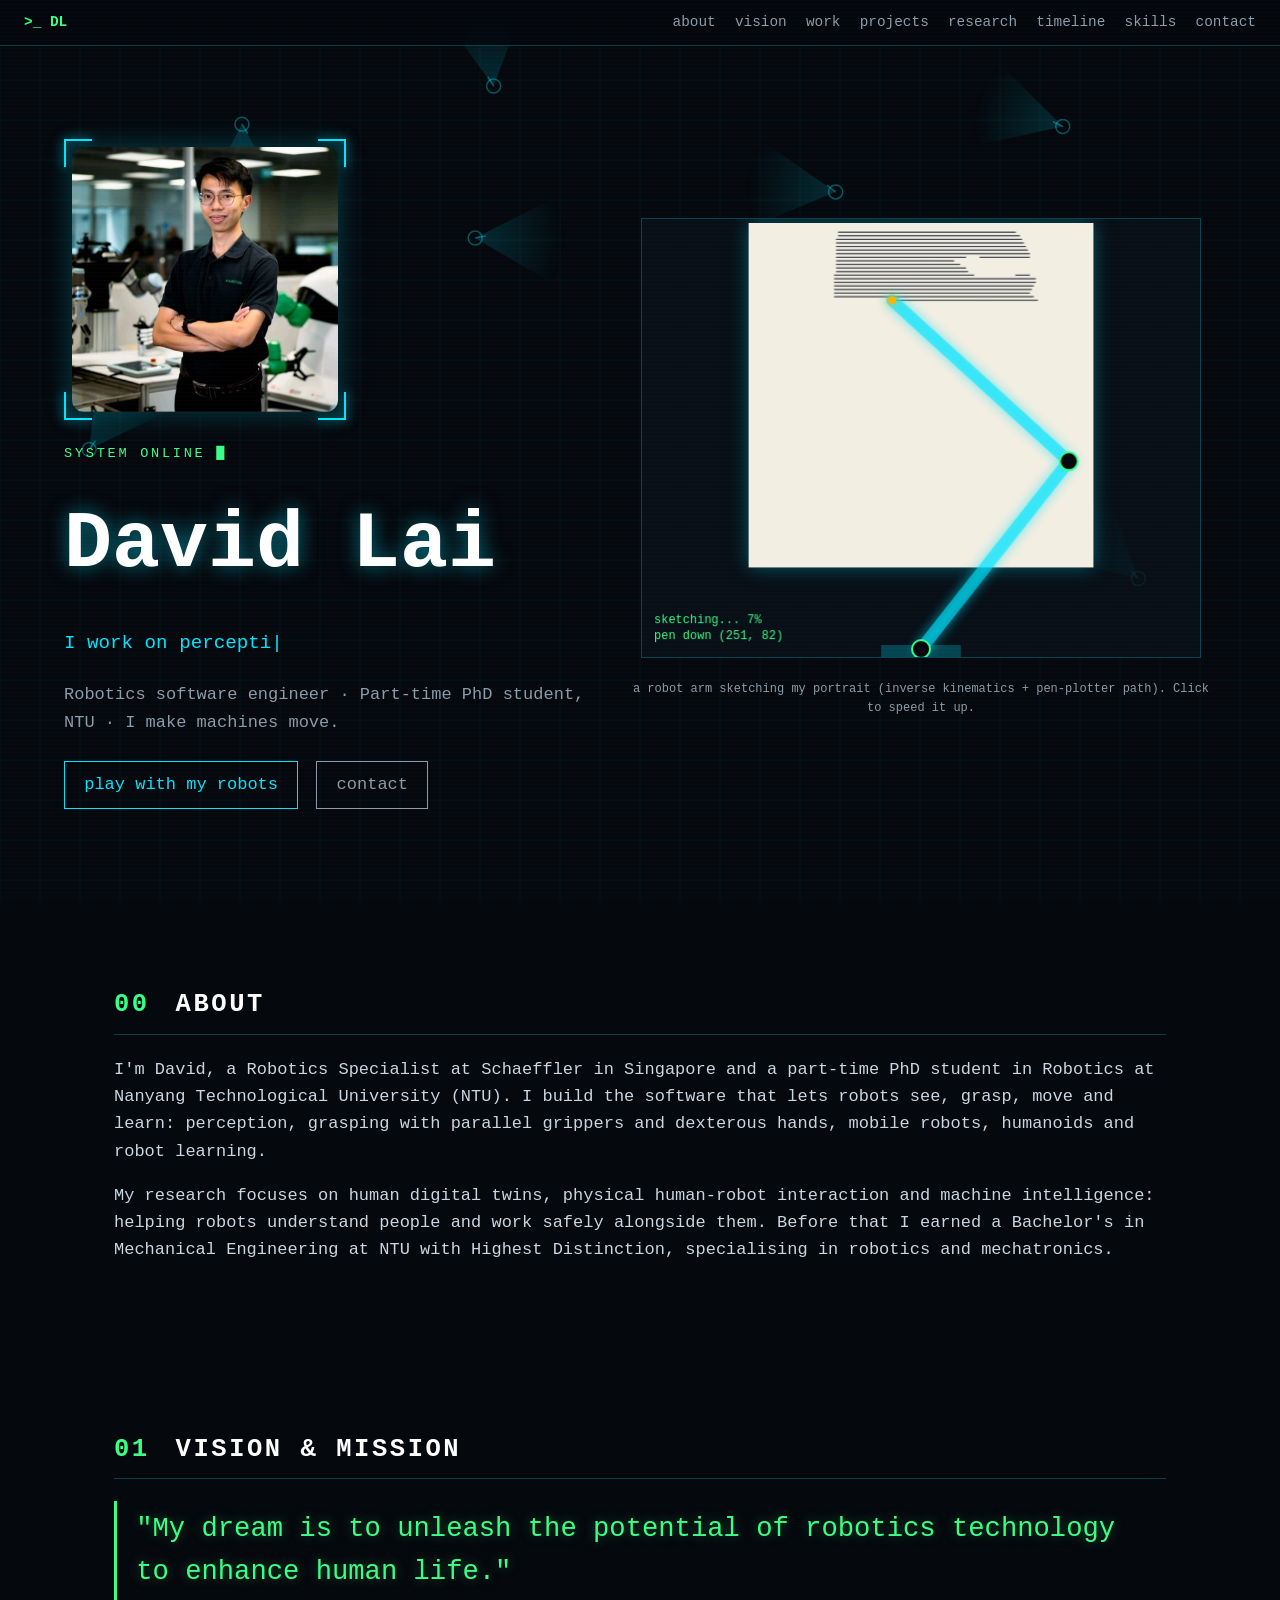
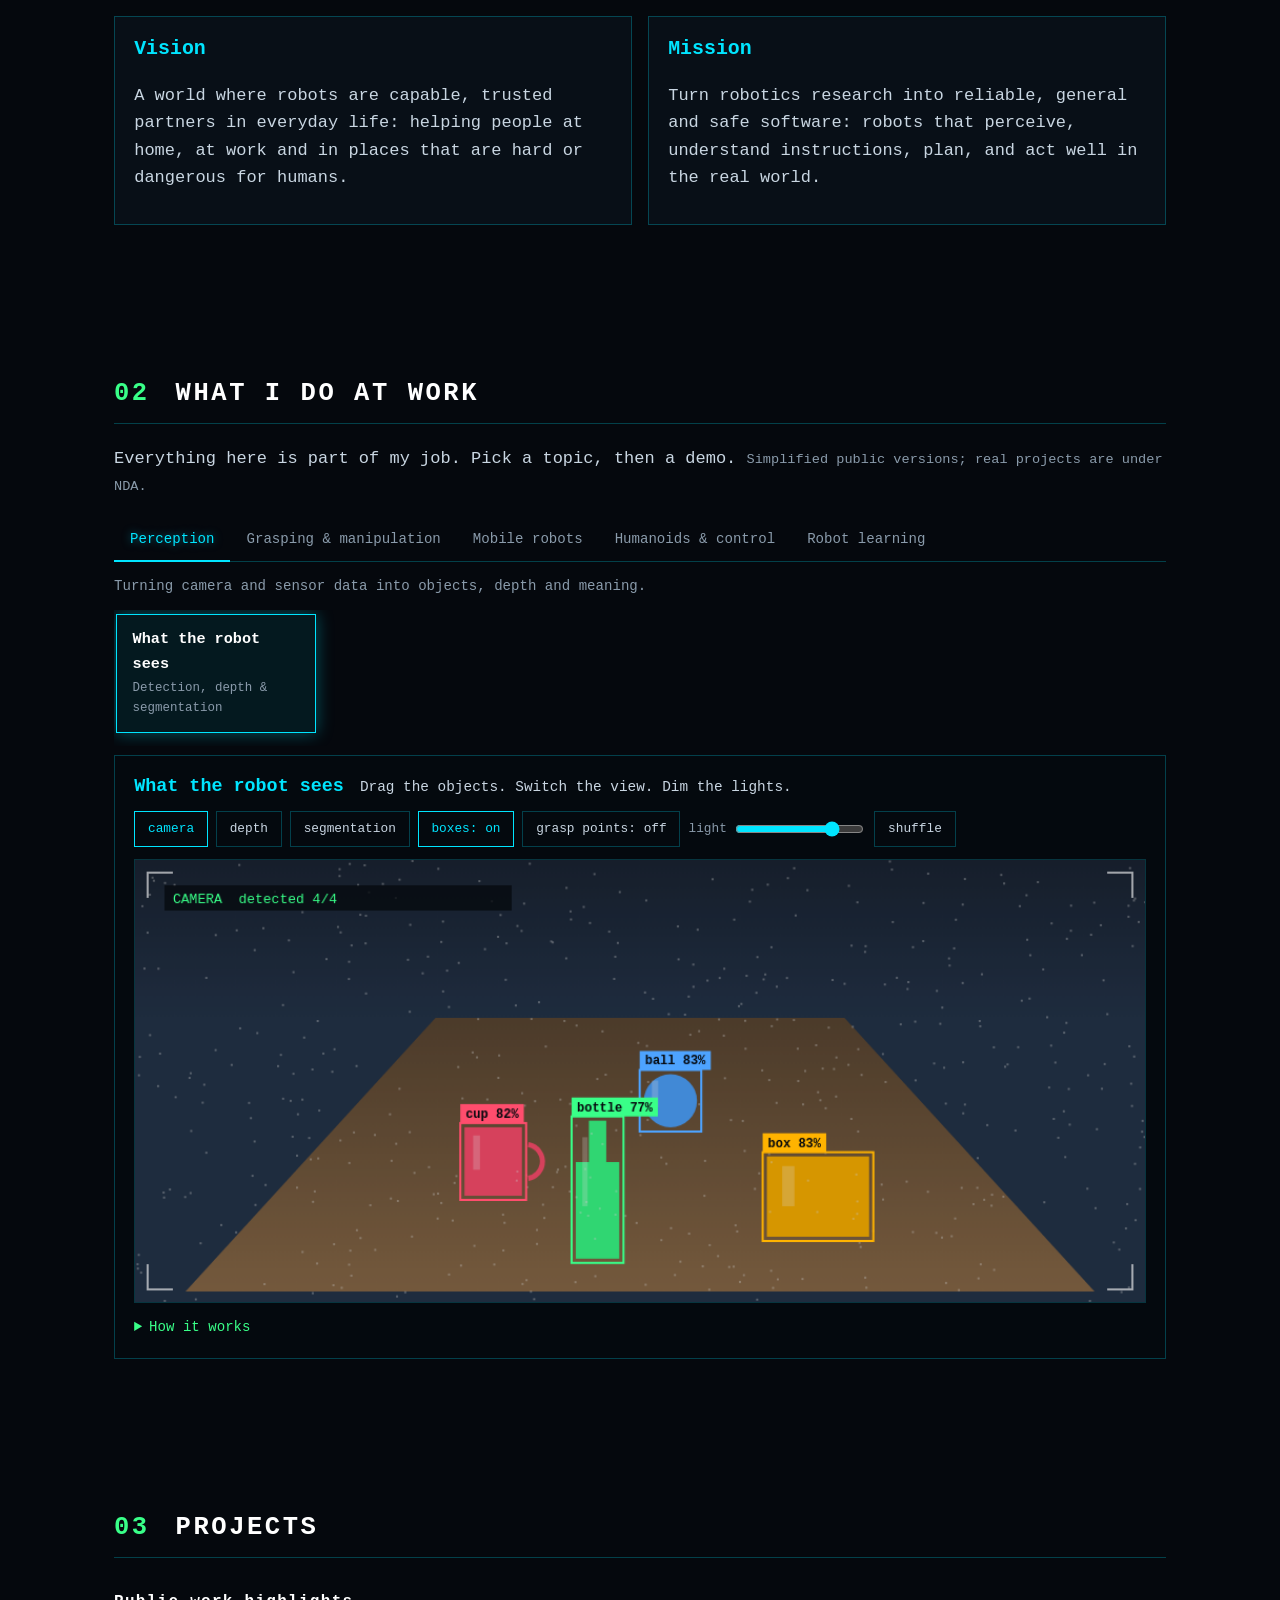
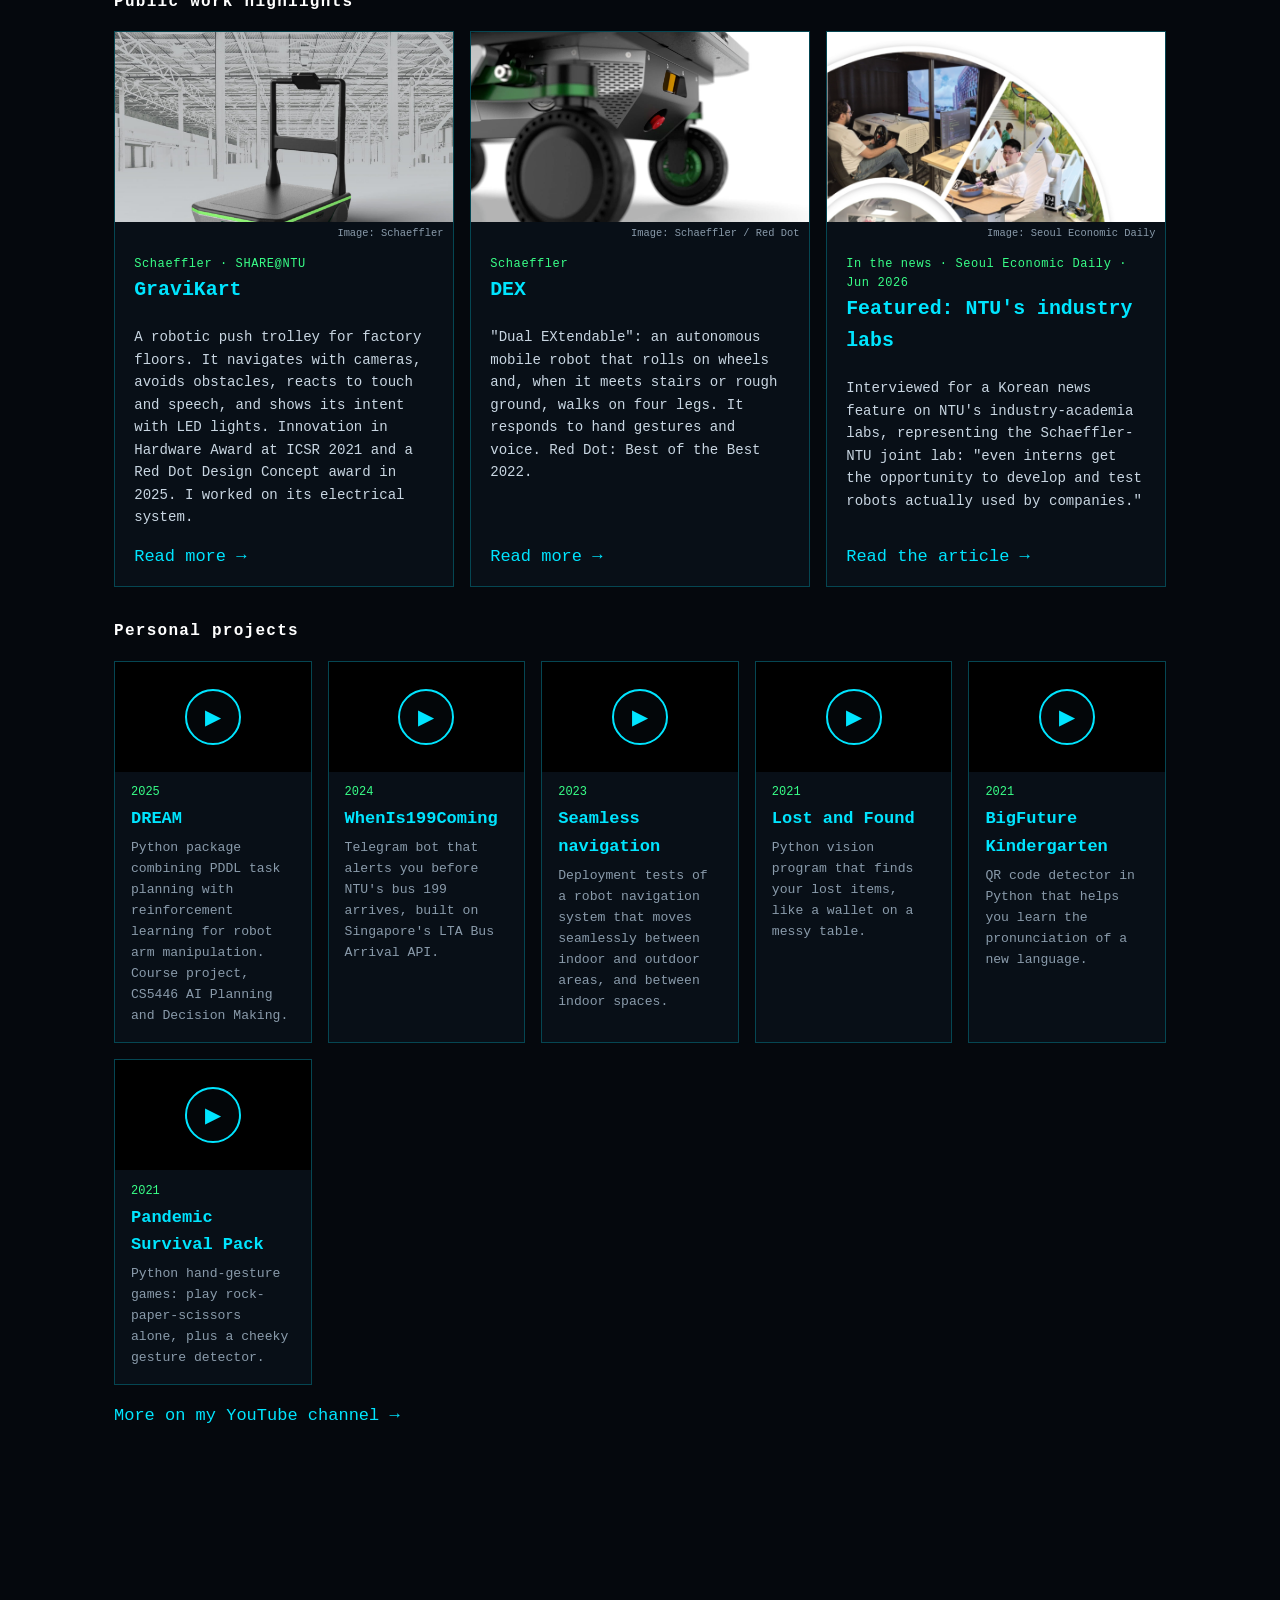
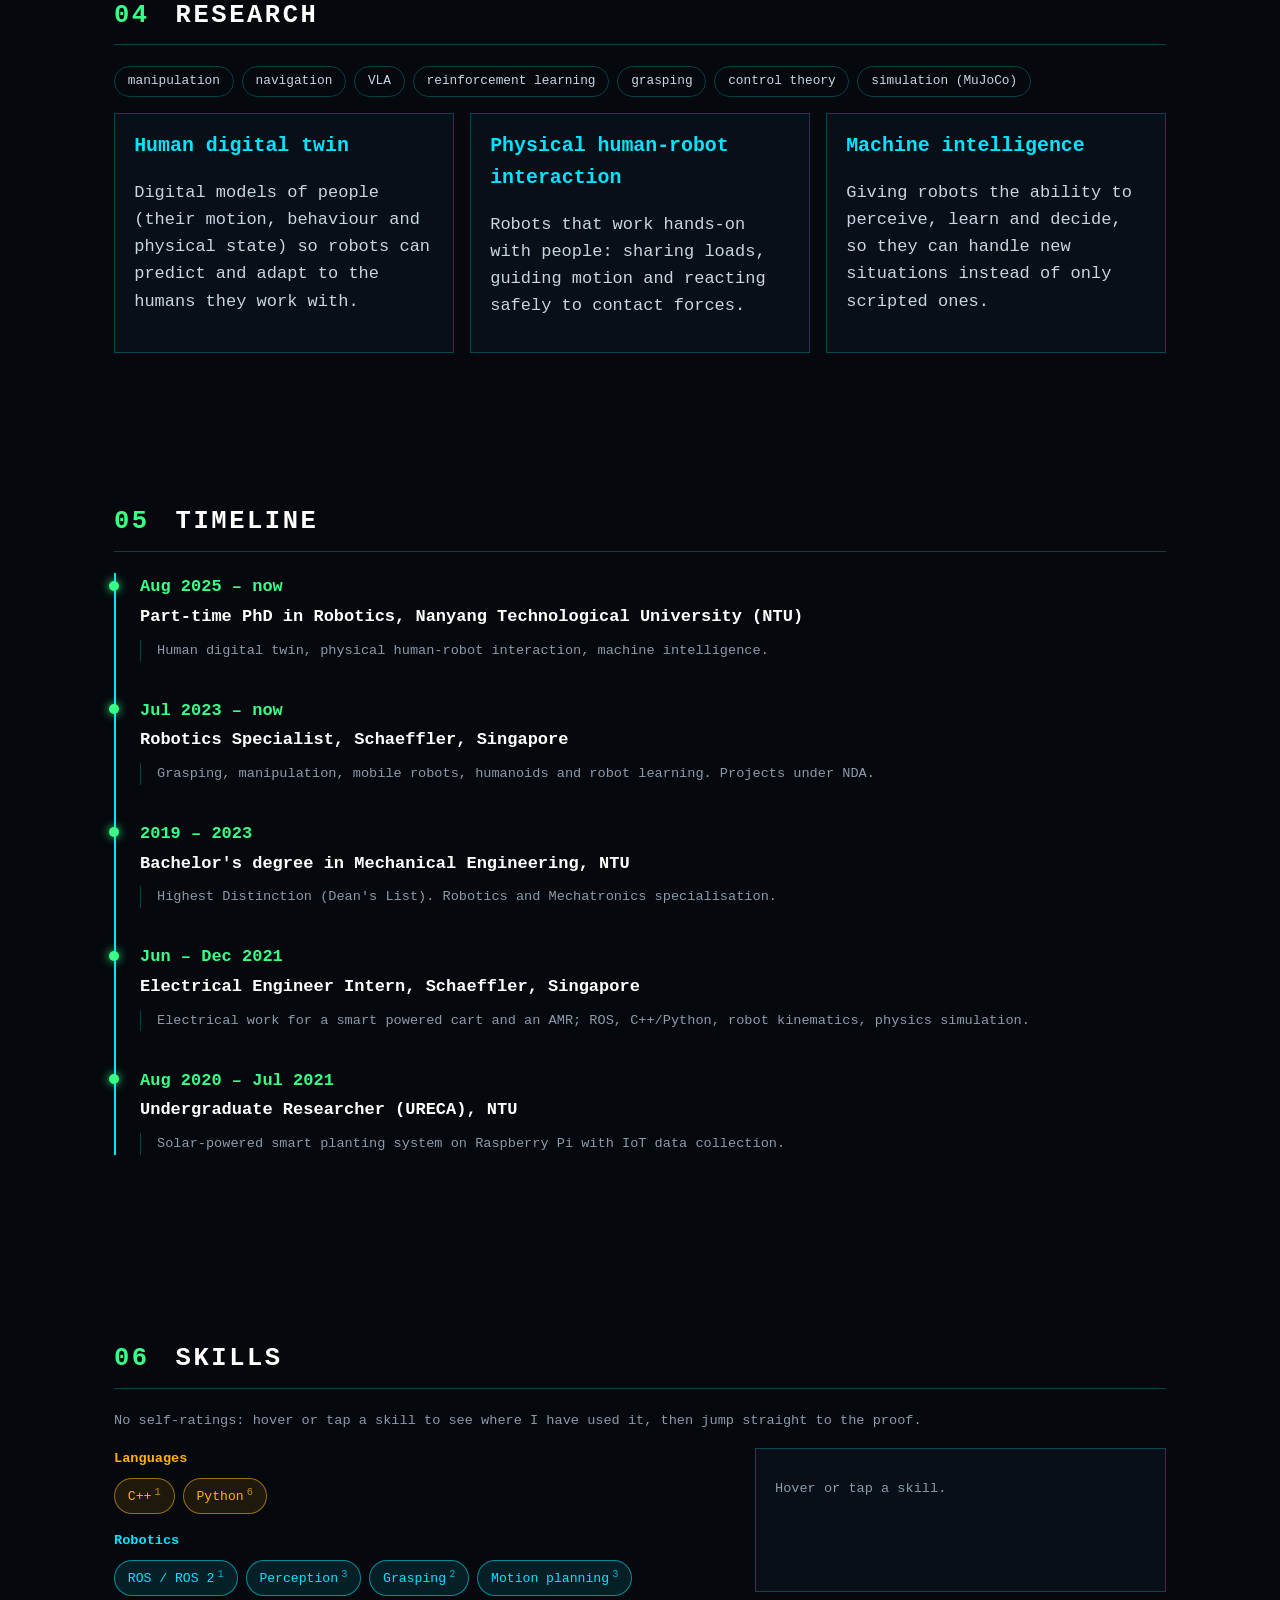
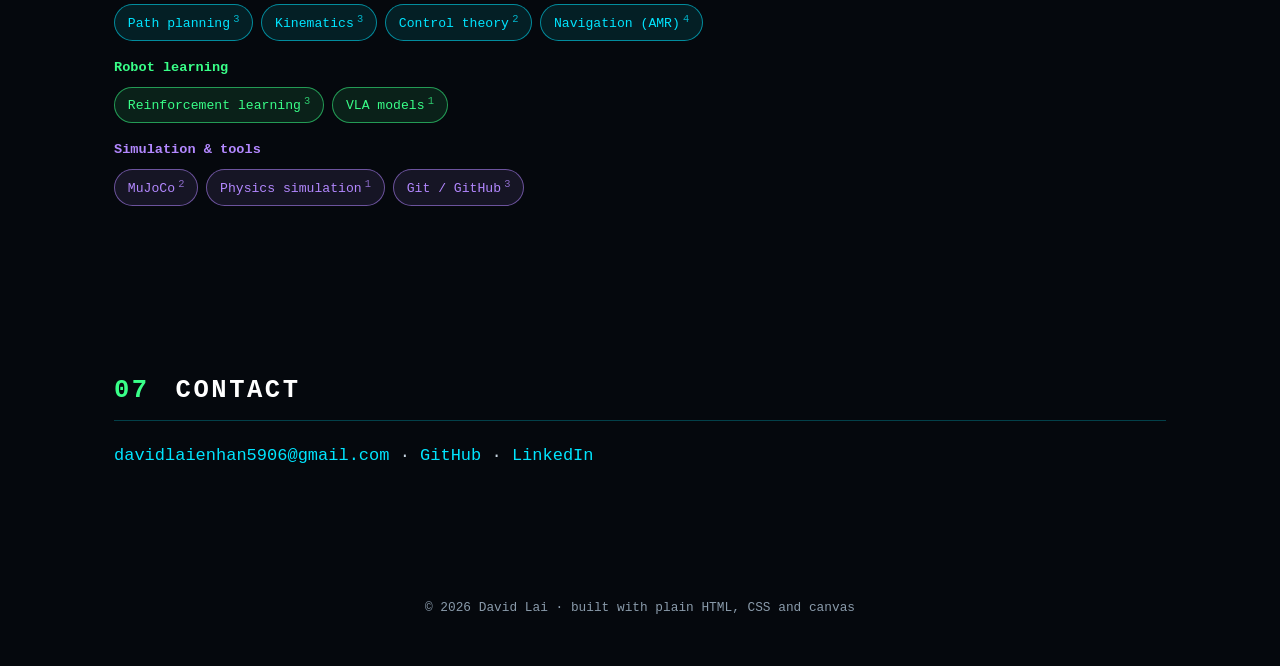
<file: index.html>
<!DOCTYPE html>
<html lang="en">
<head>
  <meta charset="UTF-8">
  <meta name="viewport" content="width=device-width, initial-scale=1">
  <title>David Lai // Robotics Software Engineer</title>
  <meta name="description" content="David Lai: Robotics Specialist at Schaeffler and part-time PhD student in Robotics at NTU. Play with interactive robotics demos.">
  <meta property="og:title" content="David Lai // Robotics Software Engineer">
  <meta property="og:description" content="Robotics Specialist at Schaeffler and part-time PhD student at NTU. Play with interactive robotics demos.">
  <meta property="og:image" content="https://davidlai0522.github.io/img/david.jpeg">
  <meta property="og:url" content="https://davidlai0522.github.io/">
  <link rel="icon" href="data:image/svg+xml,<svg xmlns='http://www.w3.org/2000/svg' viewBox='0 0 32 32'><rect width='32' height='32' rx='6' fill='%2305080d'/><text x='5' y='22' font-family='monospace' font-size='15' fill='%2300e5ff'>DL</text></svg>">
  <link rel="stylesheet" href="style.css">
</head>
<body>
  <canvas id="bg" aria-hidden="true"></canvas>
  <div class="scanlines" aria-hidden="true"></div>

  <nav class="nav">
    <span class="logo">&gt;_ DL</span>
    <a href="#about">about</a>
    <a href="#vision">vision</a>
    <a href="#work">work</a>
    <a href="#projects">projects</a>
    <a href="#research">research</a>
    <a href="#timeline">timeline</a>
    <a href="#skills">skills</a>
    <a href="#contact">contact</a>
  </nav>

  <header class="hero" id="top">
    <div class="hero-text">
      <div class="avatar"><span><img src="img/david.jpeg" alt="David Lai in the robotics lab"></span></div>
      <p class="tag">SYSTEM ONLINE <span class="blink">&#9608;</span></p>
      <h1>David Lai</h1>
      <p class="typed"><span id="typed"></span><span class="blink">|</span></p>
      <p class="sub">Robotics software engineer &middot; Part-time PhD student, NTU &middot; I make machines move.</p>
      <a class="btn" href="#work">play with my robots</a>
      <a class="btn ghost" href="#contact">contact</a>
    </div>
    <div class="hero-arm">
      <canvas id="arm" width="560" height="440"></canvas>
      <p class="hint">a robot arm sketching my portrait (inverse kinematics + pen-plotter path). Click to speed it up.</p>
    </div>
  </header>

  <main>
    <section id="about" class="reveal">
      <h2><span>00</span> ABOUT</h2>
      <p>I'm David, a Robotics Specialist at Schaeffler in Singapore and a part-time PhD student in Robotics at Nanyang Technological University (NTU). I build the software that lets robots see, grasp, move and learn: perception, grasping with parallel grippers and dexterous hands, mobile robots, humanoids and robot learning.</p>
      <p>My research focuses on human digital twins, physical human-robot interaction and machine intelligence: helping robots understand people and work safely alongside them. Before that I earned a Bachelor's in Mechanical Engineering at NTU with Highest Distinction, specialising in robotics and mechatronics.</p>

    </section>

    <section id="vision" class="reveal">
      <h2><span>01</span> VISION &amp; MISSION</h2>
      <blockquote class="dream">"My dream is to unleash the potential of robotics technology to enhance human life."</blockquote>
      <div class="cards">
        <div class="card"><h3>Vision</h3><p>A world where robots are capable, trusted partners in everyday life: helping people at home, at work and in places that are hard or dangerous for humans.</p></div>
        <div class="card"><h3>Mission</h3><p>Turn robotics research into reliable, general and safe software: robots that perceive, understand instructions, plan, and act well in the real world.</p></div>
      </div>
    </section>

    <section id="work" class="reveal">
      <h2><span>02</span> WHAT I DO AT WORK</h2>
      <p>Everything here is part of my job. Pick a topic, then a demo. <span class="muted">Simplified public versions; real projects are under NDA.</span></p>
      <div class="topics" id="topics" role="tablist"></div>
      <p class="topic-sum" id="topicsum"></p>
      <div class="cards-row" id="cardsrow"></div>

      <div class="stage">
        <div class="stage-head">
          <h3 id="stitle"></h3>
          <p id="sinstr"></p>
        </div>

        <div class="panel" data-panel="percep" hidden>
          <div class="controls" id="perctl"></div>
          <canvas id="perc" width="960" height="420"></canvas>
        </div>

        <div class="panel" data-panel="game" hidden>
          <div class="subtabs">
            <button data-game="grasp" class="on">grasp</button>
            <button data-game="balance">balance</button>
            <button data-game="lidar">lidar</button>
            <button data-game="reach">reach</button>
            <button data-game="train">train</button>
          </div>
          <div class="controls" id="acadctl"></div>
          <canvas id="acadc" width="960" height="420" tabindex="0"></canvas>
        </div>

        <div class="panel" data-panel="robot" hidden>
          <div class="subtabs">
            <button data-robot="amr" class="on">AMR</button>
            <button data-robot="dual">dual-arm</button>
            <button data-robot="humanoid">humanoid</button>
          </div>
          <canvas id="rob" width="960" height="420"></canvas>
        </div>

        <div class="panel" data-panel="lab" hidden>
          <div class="subtabs">
            <button data-lab="control" class="on">control</button>
            <button data-lab="rl">rl</button>
            <button data-lab="vla">vla</button>
          </div>
          <div class="controls" id="labctl"></div>
          <canvas id="labc" width="960" height="420"></canvas>
        </div>

        <div class="panel" data-panel="astar" hidden>
          <div class="controls">
            <button data-algo="astar" class="on">A*</button>
            <button data-algo="dijkstra">Dijkstra</button>
            <button data-algo="greedy">Greedy</button>
            <button data-algo="rrt">RRT</button>
            <button id="race">race all 4</button>
            <button id="drive">&#9654; drive robot</button>
            <button id="rand">random map</button>
            <button id="clear">clear</button>
            <label>speed <input type="range" id="speed" min="1" max="40" value="6"></label>
          </div>
          <canvas id="grid" width="960" height="480"></canvas>
        </div>

        <details class="how">
          <summary>How it works</summary>
          <p id="show"></p>
        </details>
      </div>
    </section>

    <section id="projects" class="reveal">
      <h2><span>03</span> PROJECTS</h2>
      <h3 class="subhead">Public work highlights</h3>
      <div class="cards">
        <div class="card pub">
          <figure class="pubimg"><img src="img/gravikart.jpg" alt="GraviKart robotic push trolley in a factory hall" loading="lazy" style="object-position:center 70%"><figcaption>Image: Schaeffler</figcaption></figure>
          <small>Schaeffler &middot; SHARE@NTU</small>
          <h3>GraviKart</h3>
          <p>A robotic push trolley for factory floors. It navigates with cameras, avoids obstacles, reacts to touch and speech, and shows its intent with LED lights. Innovation in Hardware Award at ICSR 2021 and a Red Dot Design Concept award in 2025. I worked on its electrical system.</p>
          <a href="https://schaeffler-tomorrow.com/en/article/an-idea-that-literally-moves">Read more &rarr;</a>
        </div>
        <div class="card pub">
          <figure class="pubimg"><img src="img/dex.png" alt="Close-up of the DEX autonomous mobile robot" loading="lazy" style="object-position:center"><figcaption>Image: Schaeffler / Red Dot</figcaption></figure>
          <small>Schaeffler</small>
          <h3>DEX</h3>
          <p>"Dual EXtendable": an autonomous mobile robot that rolls on wheels and, when it meets stairs or rough ground, walks on four legs. It responds to hand gestures and voice. Red Dot: Best of the Best 2022.</p>
          <a href="https://www.red-dot.org/project/dual-extendable-dex-the-autonomous-mobile-robot-amr-60116">Read more &rarr;</a>
        </div>
        <div class="card pub">
          <figure class="pubimg"><img src="img/news-sedaily.png" alt="Collage of NTU industry lab photos from the Seoul Economic Daily article" loading="lazy" style="object-position:center top"><figcaption>Image: Seoul Economic Daily</figcaption></figure>
          <small>In the news &middot; Seoul Economic Daily &middot; Jun 2026</small>
          <h3>Featured: NTU's industry labs</h3>
          <p>Interviewed for a Korean news feature on NTU's industry-academia labs, representing the Schaeffler-NTU joint lab: "even interns get the opportunity to develop and test robots actually used by companies."</p>
          <a href="https://en.sedaily.com/society/2026/06/18/at-ntu-even-undergraduates-join-self-driving-research-as">Read the article &rarr;</a>
        </div>
      </div>

      <h3 class="subhead">Personal projects</h3>
      <div class="vids">
        <div class="vid" id="p-dream">
          <button class="vthumb" data-yt="HSHSuAT0FLc" aria-label="play video: DREAM" style="background-image:url('https://i.ytimg.com/vi/HSHSuAT0FLc/hqdefault.jpg')"><span>&#9654;</span></button>
          <small>2025</small><h4>DREAM</h4><p>Python package combining PDDL task planning with reinforcement learning for robot arm manipulation. Course project, CS5446 AI Planning and Decision Making.</p>
        </div>
        <div class="vid" id="p-bus">
          <button class="vthumb" data-yt="Iq8RqGBKUC0" aria-label="play video: WhenIs199Coming" style="background-image:url('https://i.ytimg.com/vi/Iq8RqGBKUC0/hqdefault.jpg')"><span>&#9654;</span></button>
          <small>2024</small><h4>WhenIs199Coming</h4><p>Telegram bot that alerts you before NTU's bus 199 arrives, built on Singapore's LTA Bus Arrival API.</p>
        </div>
        <div class="vid" id="p-seamless">
          <button class="vthumb" data-yt="QTWVvpMnZnw" aria-label="play video: Seamless navigation" style="background-image:url('https://i.ytimg.com/vi/QTWVvpMnZnw/hqdefault.jpg')"><span>&#9654;</span></button>
          <div class="vpick">
            <button data-pick="QTWVvpMnZnw" class="on" title="indoor-outdoor test 1">in&harr;out 1</button><button data-pick="ygHMOiHPYWc" title="indoor-outdoor test 2">in&harr;out 2</button>
            <button data-pick="aL9jMV2L_uA" title="indoor-indoor test 1">in&harr;in 1</button><button data-pick="zbFYW85P1F8" title="indoor-indoor test 2">in&harr;in 2</button>
          </div>
          <small>2023</small><h4>Seamless navigation</h4><p>Deployment tests of a robot navigation system that moves seamlessly between indoor and outdoor areas, and between indoor spaces.</p>
        </div>
        <div class="vid" id="p-lostfound">
          <button class="vthumb" data-yt="VcP5UoLhi3c" aria-label="play video: Lost and Found" style="background-image:url('https://i.ytimg.com/vi/VcP5UoLhi3c/hqdefault.jpg')"><span>&#9654;</span></button>
          <small>2021</small><h4>Lost and Found</h4><p>Python vision program that finds your lost items, like a wallet on a messy table.</p>
        </div>
        <div class="vid" id="p-bigfuture">
          <button class="vthumb" data-yt="xz43ToqCWGY" aria-label="play video: BigFuture Kindergarten" style="background-image:url('https://i.ytimg.com/vi/xz43ToqCWGY/hqdefault.jpg')"><span>&#9654;</span></button>
          <small>2021</small><h4>BigFuture Kindergarten</h4><p>QR code detector in Python that helps you learn the pronunciation of a new language.</p>
        </div>
        <div class="vid" id="p-pandemic">
          <button class="vthumb" data-yt="nxQiVB0dzGE" aria-label="play video: Pandemic Survival Pack" style="background-image:url('https://i.ytimg.com/vi/nxQiVB0dzGE/hqdefault.jpg')"><span>&#9654;</span></button>
          <small>2021</small><h4>Pandemic Survival Pack</h4><p>Python hand-gesture games: play rock-paper-scissors alone, plus a cheeky gesture detector.</p>
        </div>
      </div>
      <p><a href="https://www.youtube.com/@davidlai7612">More on my YouTube channel &rarr;</a></p>
    </section>

    <section id="research" class="reveal">
      <h2><span>04</span> RESEARCH</h2>
      <div class="chips">
        <span>manipulation</span><span>navigation</span><span>VLA</span><span>reinforcement learning</span><span>grasping</span><span>control theory</span><span>simulation (MuJoCo)</span>
      </div>
      <div class="cards">
        <div class="card"><h3>Human digital twin</h3><p>Digital models of people (their motion, behaviour and physical state) so robots can predict and adapt to the humans they work with.</p></div>
        <div class="card"><h3>Physical human-robot interaction</h3><p>Robots that work hands-on with people: sharing loads, guiding motion and reacting safely to contact forces.</p></div>
        <div class="card"><h3>Machine intelligence</h3><p>Giving robots the ability to perceive, learn and decide, so they can handle new situations instead of only scripted ones.</p></div>
      </div>
    </section>

    <section id="timeline" class="reveal">
      <h2><span>05</span> TIMELINE</h2>
      <ol class="tl">
        <li id="tl-phd"><b>Aug 2025 &ndash; now</b><span>Part-time PhD in Robotics, Nanyang Technological University (NTU)</span><small>Human digital twin, physical human-robot interaction, machine intelligence.</small></li>
        <li id="tl-specialist"><b>Jul 2023 &ndash; now</b><span>Robotics Specialist, Schaeffler, Singapore</span><small>Grasping, manipulation, mobile robots, humanoids and robot learning. Projects under NDA.</small></li>
        <li id="tl-bsc"><b>2019 &ndash; 2023</b><span>Bachelor's degree in Mechanical Engineering, NTU</span><small>Highest Distinction (Dean's List). Robotics and Mechatronics specialisation.</small></li>
        <li id="tl-intern"><b>Jun &ndash; Dec 2021</b><span>Electrical Engineer Intern, Schaeffler, Singapore</span><small>Electrical work for a smart powered cart and an AMR; ROS, C++/Python, robot kinematics, physics simulation.</small></li>
        <li id="tl-ureca"><b>Aug 2020 &ndash; Jul 2021</b><span>Undergraduate Researcher (URECA), NTU</span><small>Solar-powered smart planting system on Raspberry Pi with IoT data collection.</small></li>
      </ol>
    </section>

    <section id="skills" class="reveal">
      <h2><span>06</span> SKILLS</h2>
      <p class="muted">No self-ratings: hover or tap a skill to see where I have used it, then jump straight to the proof.</p>
      <div class="proofmap">
        <div id="skillchips"></div>
        <aside class="proof" id="proof" aria-live="polite"><p class="muted">Hover or tap a skill.</p></aside>
      </div>
    </section>

    <section id="contact" class="reveal">
      <h2><span>07</span> CONTACT</h2>
      <p>
        <a href="mailto:davidlaienhan5906@gmail.com">davidlaienhan5906@gmail.com</a> &middot;
        <a href="https://github.com/davidlai0522">GitHub</a> &middot;
        <a href="https://www.linkedin.com/in/david-lai-1808a11a3/">LinkedIn</a>
      </p>
    </section>
  </main>

  <footer>&copy; <span id="yr"></span> David Lai &middot; built with plain HTML, CSS and canvas</footer>
  <div class="vmodal" id="vmodal" hidden role="dialog" aria-modal="true" aria-label="project video">
    <div class="vbox">
      <button class="vclose" aria-label="close video">&times;</button>
      <div class="vframe"></div>
      <div class="vinfo"><small></small><h3></h3><div class="vpick-slot"></div><p></p></div>
    </div>
  </div>
  <script src="main.js"></script>
</body>
</html>
</file>
<file: style.css>
:root {
  --bg: #05080d;
  --fg: #c9d6e2;
  --dim: #8a9bab;
  --cyan: #00e5ff;
  --green: #39ff88;
  --amber: #ffb300;
  --panel: rgba(10, 18, 28, 0.78);
  --line: rgba(0, 229, 255, 0.25);
}
* { box-sizing: border-box; }
html { scroll-behavior: smooth; }
body {
  margin: 0;
  background: var(--bg);
  color: var(--fg);
  font-family: "JetBrains Mono", "Fira Code", ui-monospace, Menlo, Consolas, monospace;
  line-height: 1.6;
  font-size: 17px;
}
#bg { position: fixed; inset: 0; width: 100%; height: 100%; z-index: -2; }
.scanlines {
  position: fixed; inset: 0; z-index: 10; pointer-events: none;
  background: repeating-linear-gradient(to bottom, rgba(255,255,255,0.012) 0 1px, transparent 1px 4px);
}
a { color: var(--cyan); text-decoration: none; }
a:hover { text-shadow: 0 0 8px var(--cyan); }
code { color: var(--amber); }

.nav {
  position: fixed; top: 0; left: 0; right: 0; z-index: 5;
  display: flex; gap: 1.2rem; align-items: center; flex-wrap: wrap;
  padding: .7rem 1.5rem;
  background: rgba(5, 8, 13, 0.85); backdrop-filter: blur(6px);
  border-bottom: 1px solid var(--line);
  font-size: .9rem;
}
.nav .logo { color: var(--green); font-weight: bold; margin-right: auto; }
.nav a { color: var(--dim); }
.nav a:hover { color: var(--cyan); }

.hero {
  min-height: 100vh; padding: 6rem 1.5rem 3rem;
  display: flex; flex-wrap: wrap; align-items: center; justify-content: center; gap: 2rem;
  max-width: 1200px; margin: 0 auto;
}
.hero-text { flex: 1 1 360px; }
.tag { color: var(--green); font-size: .85rem; letter-spacing: .2em; }
h1 {
  font-size: clamp(2.5rem, 7vw, 5rem); margin: .2em 0; color: #fff;
  text-shadow: 0 0 20px rgba(0, 229, 255, .5);
  animation: glitch 6s infinite;
}
.typed { color: var(--cyan); font-size: 1.2rem; min-height: 1.8em; }
.sub { color: var(--dim); }
.blink { animation: blink 1s steps(1) infinite; }
@keyframes blink { 50% { opacity: 0; } }
@keyframes glitch {
  0%, 92%, 100% { transform: none; text-shadow: 0 0 20px rgba(0,229,255,.5); }
  93% { transform: translate(-3px, 1px); text-shadow: 3px 0 #ff0055, -3px 0 var(--cyan); }
  95% { transform: translate(3px, -1px); text-shadow: -3px 0 #ff0055, 3px 0 var(--cyan); }
}

.btn {
  display: inline-block; margin: .5rem .5rem 0 0; padding: .6rem 1.2rem;
  border: 1px solid var(--cyan); color: var(--cyan); background: transparent;
  transition: .2s;
}
.btn:hover { background: var(--cyan); color: #000; box-shadow: 0 0 18px var(--cyan); }
.btn.ghost { border-color: var(--dim); color: var(--dim); }

.hero-arm { flex: 1 1 420px; text-align: center; }
#arm { width: 100%; max-width: 560px; height: auto; border: 1px solid var(--line); background: var(--panel); }
.hint { color: var(--dim); font-size: .75rem; }

main { max-width: 1100px; margin: 0 auto; padding: 0 1.5rem; }
section { padding: 4rem 0; }
h2 { color: #fff; letter-spacing: .1em; border-bottom: 1px solid var(--line); padding-bottom: .5rem; }
h2 span { color: var(--green); margin-right: .5rem; }

.reveal { opacity: 0; transform: translateY(40px); transition: opacity .8s, transform .8s; }
.reveal.in { opacity: 1; transform: none; }

.cards { display: grid; grid-template-columns: repeat(auto-fit, minmax(240px, 1fr)); gap: 1rem; margin-top: 1rem; }
.card {
  background: var(--panel); border: 1px solid var(--line); padding: 1rem 1.2rem;
  transition: .25s; position: relative;
}
.card:hover { border-color: var(--cyan); transform: translateY(-4px); box-shadow: 0 0 20px rgba(0,229,255,.2); }
.card h3 { margin: 0 0 .4rem; color: var(--cyan); }
.redacted { background: #fff; color: #fff; padding: 0 .2em; user-select: none; }
.classified .hidden-msg { display: none; color: var(--amber); }
.classified:hover .shown { display: none; }
.classified:hover .hidden-msg { display: block; }
.redacted-note { color: var(--dim); }

.skills { display: grid; gap: .9rem; }
.skill label { font-size: .85rem; }
.bar { height: 8px; background: rgba(255,255,255,.08); margin-top: .3rem; }
.bar i {
  display: block; height: 100%; width: 0;
  background: linear-gradient(90deg, var(--cyan), var(--green));
  box-shadow: 0 0 10px var(--cyan); transition: width 1.4s cubic-bezier(.2,.8,.2,1);
}

.tl { list-style: none; padding-left: 1.5rem; border-left: 2px solid var(--cyan); }
.tl li { position: relative; margin-bottom: 2.2rem; }
.tl li::before {
  content: ""; position: absolute; left: -1.95rem; top: .45rem;
  width: 10px; height: 10px; background: var(--green); box-shadow: 0 0 10px var(--green); border-radius: 50%;
}
.tl b { color: var(--green); display: block; }

.controls { display: flex; flex-wrap: wrap; gap: .5rem; align-items: center; margin: 1rem 0; }
.controls button {
  background: transparent; color: var(--fg); border: 1px solid var(--line);
  padding: .4rem .8rem; font: inherit; font-size: .8rem; cursor: pointer;
}
.controls button:hover, .controls button.on { border-color: var(--cyan); color: var(--cyan); }
#stats { color: var(--amber); font-size: .8rem; margin-left: auto; }
#rob, #grid { width: 100%; height: auto; border: 1px solid var(--line); background: var(--panel); cursor: crosshair; touch-action: none; }


footer { text-align: center; color: var(--dim); padding: 3rem 1rem; font-size: .8rem; }

@media (prefers-reduced-motion: reduce) {
  * { animation: none !important; transition: none !important; }
  .reveal { opacity: 1; transform: none; }
}

.dream { font-size: clamp(1.1rem, 2.6vw, 1.7rem); color: var(--green); border-left: 3px solid var(--green); margin: 1rem 0; padding: .4rem 1.2rem; text-shadow: 0 0 12px rgba(57,255,136,.35); }
.chips { display: flex; flex-wrap: wrap; gap: .5rem; margin: 1rem 0; }
.chips a, .chips span { border: 1px solid var(--line); padding: .25rem .8rem; border-radius: 99px; font-size: .8rem; }
.chips a:hover { border-color: var(--cyan); background: rgba(0,229,255,.1); }
#labc { width: 100%; height: auto; border: 1px solid var(--line); background: var(--panel); }
.controls input[type=text] { flex: 1 1 260px; background: rgba(0,0,0,.5); color: var(--fg); border: 1px solid var(--line); padding: .4rem .6rem; font: inherit; font-size: .8rem; }
.controls label { font-size: .8rem; color: var(--dim); display: flex; align-items: center; gap: .4rem; }
.controls input[type=range] { accent-color: var(--cyan); }

#acadc { width: 100%; height: auto; border: 1px solid var(--line); background: var(--panel); touch-action: none; outline: none; }
#acadc:focus { border-color: var(--cyan); }
.subtabs { display: none; }
.wcard { flex: 0 0 200px; display: flex; flex-direction: column; gap: .2rem; text-align: left; cursor: pointer;
  background: var(--panel); border: 1px solid var(--line); color: var(--fg); font: inherit; padding: .8rem 1rem; transition: .2s; }
.wcard b { color: #fff; font-size: .95rem; }
.wcard span { color: var(--dim); font-size: .78rem; }
.wcard:hover { border-color: var(--cyan); transform: translateY(-3px); }
.wcard.on { border-color: var(--cyan); box-shadow: 0 0 16px rgba(0,229,255,.35); background: rgba(0,229,255,.08); }

/* stage: one consistent frame around whichever demo is selected */
.muted { color: var(--dim); font-size: .85rem; }
.stage { border: 1px solid var(--line); background: rgba(5, 10, 16, .85); padding: 1rem 1.2rem 1.2rem; }
.stage-head { display: flex; flex-wrap: wrap; align-items: baseline; gap: .4rem 1rem; margin-bottom: .6rem; }
.stage-head h3 { margin: 0; color: var(--cyan); font-size: 1.15rem; }
.stage-head p { margin: 0; color: var(--fg); font-size: .9rem; }
.stage .controls { margin: .4rem 0 .8rem; }
.stage canvas { display: block; width: 100%; height: auto; border: 1px solid rgba(0,229,255,.18); background: rgba(10,18,28,.6); }
.how { margin-top: .8rem; font-size: .88rem; }
.how summary { cursor: pointer; color: var(--green); width: max-content; }
.how summary:hover { text-shadow: 0 0 8px var(--green); }
.how p { margin: .5rem 0 0; color: var(--fg); max-width: 75ch; }
.topics { display: flex; flex-wrap: wrap; gap: 0; border-bottom: 1px solid var(--line); margin-top: 1.2rem; }
.topics button { background: transparent; border: 0; border-bottom: 2px solid transparent; color: var(--dim); font: inherit; font-size: .88rem; padding: .6rem 1rem; cursor: pointer; margin-bottom: -1px; }
.topics button:hover { color: var(--fg); }
.topics button.on { color: var(--cyan); border-bottom-color: var(--cyan); text-shadow: 0 0 8px rgba(0,229,255,.5); }
.topic-sum { color: var(--dim); font-size: .88rem; margin: .8rem 0; }
.cards-row { display: flex; gap: .7rem; overflow-x: auto; padding: .2rem .1rem .8rem; margin-bottom: .6rem; }
.tl span { display: block; color: #fff; font-weight: bold; margin-top: .15rem; }
.tl small { display: block; color: var(--dim); font-size: .85rem; line-height: 1.6; margin-top: .6rem; padding-left: 1rem; border-left: 1px solid var(--line); }
.subhead { color: #fff; font-size: 1rem; letter-spacing: .08em; margin: 2rem 0 .4rem; }
.vids { display: grid; grid-template-columns: repeat(auto-fit, minmax(195px, 1fr)); gap: 1rem; margin-top: 1rem; }
.vid { background: var(--panel); border: 1px solid var(--line); transition: .25s; }
.vid:hover { border-color: var(--cyan); box-shadow: 0 0 20px rgba(0,229,255,.2); }
.vid small, .vid h4, .vid p { display: block; margin: 0; padding: 0 1rem; }
.vid small { color: var(--green); font-size: .75rem; padding-top: .7rem; }
.vid h4 { color: var(--cyan); margin: .2rem 0 .3rem; }
.vid p { color: var(--dim); font-size: .82rem; padding-bottom: 1rem; }
.vthumb, .vid iframe { display: block; width: 100%; aspect-ratio: 16 / 9; border: 0; }
.vthumb { background: #000 center / cover no-repeat; cursor: pointer; position: relative; }
.vthumb span { position: absolute; inset: 0; margin: auto; width: 56px; height: 56px; border-radius: 50%; background: rgba(5,8,13,.75); border: 2px solid var(--cyan); color: var(--cyan); display: grid; place-items: center; font-size: 1.3rem; transition: .2s; }
.vthumb:hover span { background: var(--cyan); color: #000; box-shadow: 0 0 18px var(--cyan); }
.card.pub { display: flex; flex-direction: column; }
.card.pub small { color: var(--green); font-size: .75rem; letter-spacing: .05em; }
.card.pub p { color: var(--fg); font-size: .88rem; flex: 1; }
.pubimg { margin: -1rem -1.2rem .8rem; min-width: 0; overflow: hidden; }
.pubimg img { display: block; width: 100%; max-width: 100%; height: auto; aspect-ratio: 16 / 9; object-fit: cover; }
.pubimg figcaption { font-size: .65rem; color: var(--dim); text-align: right; padding: .2rem .6rem 0; }

/* hero photo in a HUD frame: corner brackets + slow scan line */
.avatar { position: relative; width: clamp(240px, 22vw, 380px); max-width: 80vw; aspect-ratio: 1; margin-bottom: 1.4rem; padding: 8px; }
.avatar::before { content: ""; position: absolute; inset: 0; pointer-events: none; z-index: 2;
  background:
    linear-gradient(var(--cyan), var(--cyan)) top left / 28px 2px, linear-gradient(var(--cyan), var(--cyan)) top left / 2px 28px,
    linear-gradient(var(--cyan), var(--cyan)) top right / 28px 2px, linear-gradient(var(--cyan), var(--cyan)) top right / 2px 28px,
    linear-gradient(var(--cyan), var(--cyan)) bottom left / 28px 2px, linear-gradient(var(--cyan), var(--cyan)) bottom left / 2px 28px,
    linear-gradient(var(--cyan), var(--cyan)) bottom right / 28px 2px, linear-gradient(var(--cyan), var(--cyan)) bottom right / 2px 28px;
  background-repeat: no-repeat; filter: drop-shadow(0 0 6px var(--cyan)); }
.avatar span { position: relative; display: block; width: 100%; height: 100%; border-radius: 12px; overflow: hidden; box-shadow: 0 0 30px rgba(0,229,255,.25); }
.avatar span::after { content: ""; position: absolute; left: 0; right: 0; height: 30%; top: -30%;
  background: linear-gradient(transparent, rgba(0,229,255,.18), transparent); animation: scan 4s linear infinite; }
.avatar img { display: block; width: 100%; height: 100%; object-fit: cover; }
@keyframes scan { to { top: 100%; } }
.vpick { display: flex; flex-wrap: wrap; gap: .3rem; padding: .5rem 1rem 0; }
.vpick button { background: transparent; border: 1px solid var(--line); color: var(--dim); font: inherit; font-size: .68rem; padding: .15rem .4rem; cursor: pointer; }
.vpick button:hover, .vpick button.on { border-color: var(--cyan); color: var(--cyan); }
.skillgroups { display: grid; grid-template-columns: repeat(auto-fit, minmax(240px, 1fr)); gap: 1rem; margin-top: 1rem; }
.skillgroup h3 { color: var(--green); font-size: .9rem; margin: 0 0 .6rem; }
.tags { display: flex; flex-wrap: wrap; gap: .45rem; }
.tags span { border: 1px solid var(--line); background: var(--panel); padding: .25rem .7rem; font-size: .8rem; transition: .2s; }
.tags span:hover { border-color: var(--cyan); color: var(--cyan); box-shadow: 0 0 10px rgba(0,229,255,.3); }

/* skill -> proof map */
.proofmap { display: grid; grid-template-columns: minmax(0, 3fr) minmax(260px, 2fr); gap: 1.5rem; margin-top: 1rem; align-items: start; }
@media (max-width: 760px) { .proofmap { grid-template-columns: 1fr; } }
.sgroup { margin-bottom: 1rem; }
.sgroup h3 { font-size: .85rem; margin: 0 0 .5rem; color: var(--c); }
.sgroup .chips2 { display: flex; flex-wrap: wrap; gap: .5rem; }
.schip { --c: var(--cyan); font: inherit; font-size: .82rem; cursor: pointer; padding: .35rem .8rem; border-radius: 99px; color: var(--c);
  background: color-mix(in srgb, var(--c) 10%, transparent); border: 1px solid color-mix(in srgb, var(--c) 55%, transparent); transition: .2s; }
.schip:hover, .schip.on { background: var(--c); color: #05080d; box-shadow: 0 0 16px var(--c); }
.schip sup { font-size: .65rem; opacity: .75; margin-left: .2rem; }
.proof { position: sticky; top: 4.5rem; border: 1px solid var(--line); background: var(--panel); padding: 1rem 1.2rem; min-height: 9rem; }
.proof h3 { margin: 0 0 .7rem; font-size: 1rem; }
.proof ul { list-style: none; margin: 0; padding: 0; display: grid; gap: .45rem; }
.proof button { width: 100%; text-align: left; font: inherit; font-size: .85rem; color: var(--fg); background: transparent; border: 1px solid var(--line); padding: .45rem .7rem; cursor: pointer; display: flex; gap: .6rem; align-items: baseline; }
.proof button:hover { border-color: var(--cyan); color: var(--cyan); }
.proof button b { font-size: .65rem; letter-spacing: .08em; padding: .05rem .35rem; border-radius: 3px; color: #05080d; background: var(--k); flex: 0 0 auto; }
.flash { animation: flash 1.8s ease-out; }
@keyframes flash { 0%, 30% { box-shadow: 0 0 0 3px var(--amber), 0 0 30px var(--amber); } 100% { box-shadow: none; } }
section, .stage, .vid, .tl li { scroll-margin-top: 4.5rem; }

/* video cards open a large player */
.vid { cursor: pointer; }
.vid:hover { transform: translateY(-4px); }
.vid:focus-visible { outline: 2px solid var(--cyan); outline-offset: 2px; }
.vid .vpick { display: none; }
.vmodal { position: fixed; inset: 0; z-index: 50; display: grid; place-items: center; padding: 1rem;
  background: rgba(2, 5, 9, 0); backdrop-filter: blur(0); transition: background .25s, backdrop-filter .25s; }
.vmodal.open { background: rgba(2, 5, 9, .82); backdrop-filter: blur(4px); }
.vbox { position: relative; width: min(1000px, 94vw); background: #070c13; border: 1px solid var(--cyan); box-shadow: 0 0 40px rgba(0,229,255,.25);
  opacity: 0; transform: translate(var(--ox, 0), var(--oy, 0)) scale(.25); transition: transform .3s cubic-bezier(.2,.8,.2,1), opacity .25s; }
.vmodal.open .vbox { opacity: 1; transform: none; }
.vframe { aspect-ratio: 16 / 9; background: #000; }
.vframe iframe { width: 100%; height: 100%; border: 0; display: block; }
.vinfo { padding: .9rem 1.2rem 1.1rem; }
.vinfo small { color: var(--green); font-size: .75rem; }
.vinfo h3 { margin: .2rem 0 .4rem; color: var(--cyan); }
.vinfo p { margin: .4rem 0 0; color: var(--fg); font-size: .9rem; }
.vpick-slot { display: flex; flex-wrap: wrap; gap: .4rem; }
.vpick-slot:empty { display: none; }
.vpick-slot button { background: transparent; border: 1px solid var(--line); color: var(--dim); font: inherit; font-size: .78rem; padding: .25rem .6rem; cursor: pointer; }
.vpick-slot button:hover, .vpick-slot button.on { border-color: var(--cyan); color: var(--cyan); }
.vclose { position: absolute; top: -2.6rem; right: 0; width: 2.2rem; height: 2.2rem; font-size: 1.5rem; line-height: 1;
  background: transparent; color: var(--fg); border: 1px solid var(--line); cursor: pointer; }
.vclose:hover { color: var(--cyan); border-color: var(--cyan); }
.vmodal[hidden] { display: none; }

/* phone: keep nav to one swipeable row so it doesn't cover content */
@media (max-width: 700px) {
  .nav { flex-wrap: nowrap; overflow-x: auto; gap: 1rem; padding: .6rem 1rem; scrollbar-width: none; }
  .nav::-webkit-scrollbar { display: none; }
  .nav a, .nav .logo { flex: 0 0 auto; white-space: nowrap; }
  .nav .logo { margin-right: 0; }
  body { font-size: 15px; }
  h2 { font-size: 1.2rem; letter-spacing: .05em; }
  section { padding: 2.5rem 0; }
  .card { padding: .8rem 1rem; }
  .pubimg { margin: -.8rem -1rem .8rem; }
}
</file>
